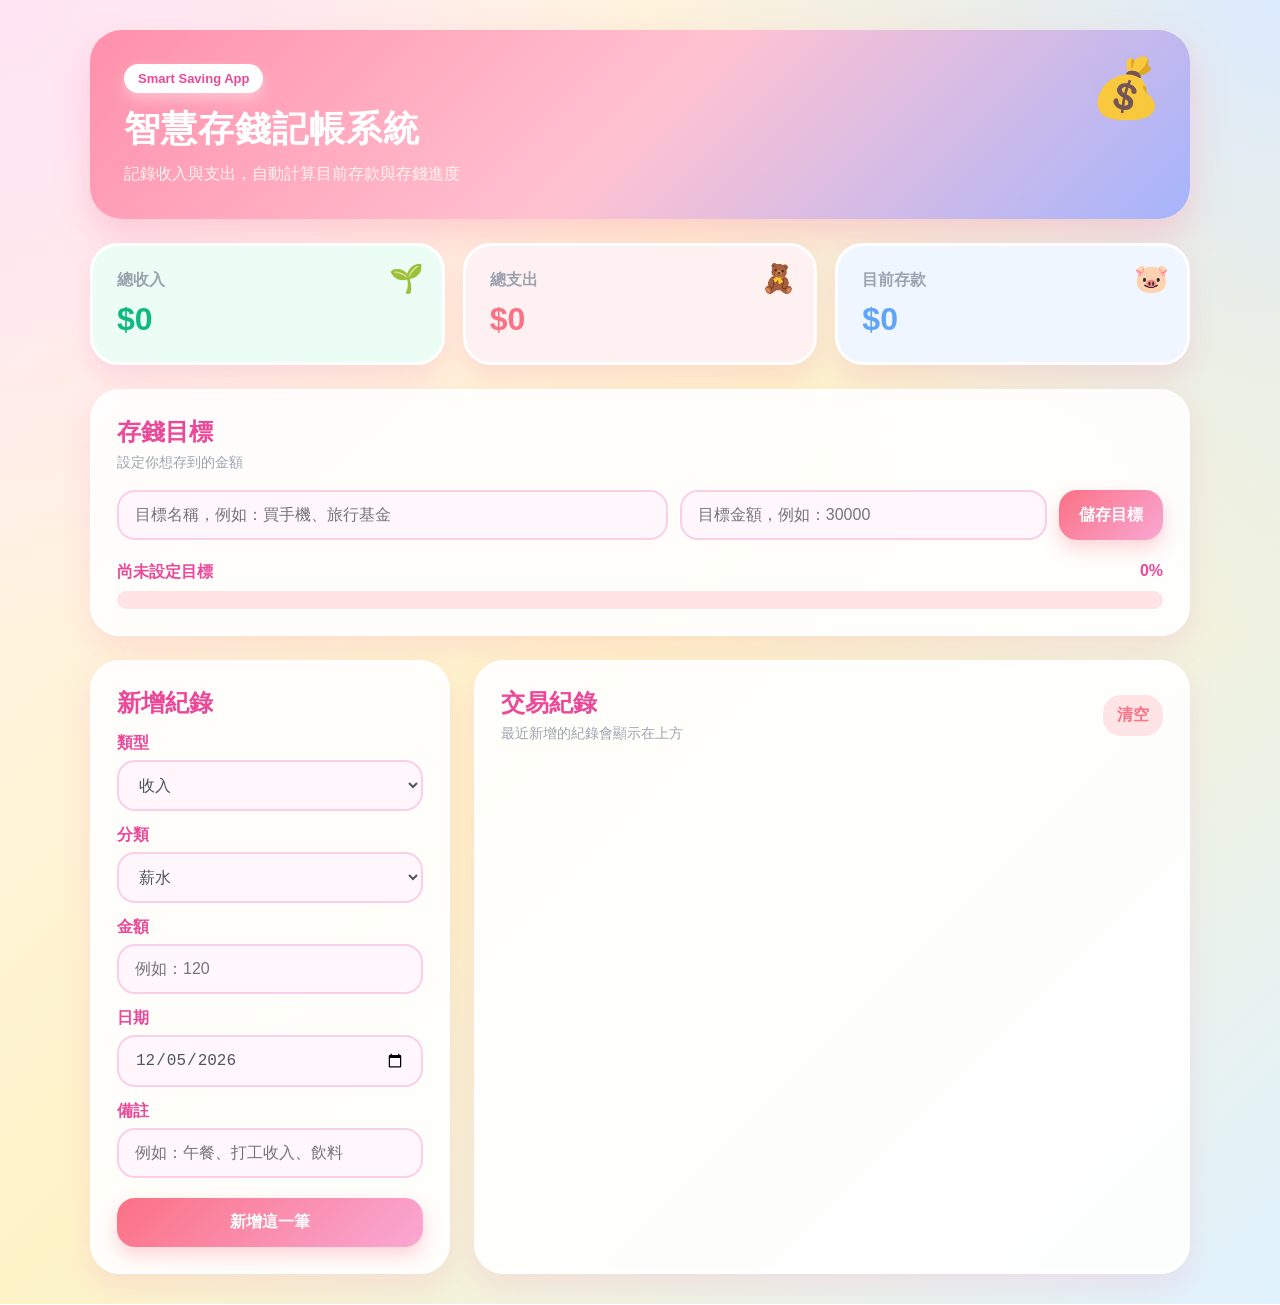
<file: saving-app/saving-app/saving-app/index.html>
<!DOCTYPE html>
<html lang="zh-Hant">
<head>
  <meta charset="UTF-8" />
  <meta name="viewport" content="width=device-width, initial-scale=1.0" />

  <title>智慧存錢記帳系統</title>

  <link rel="stylesheet" href="style.css" />
</head>
<body>
  <div class="app">
    <header class="header">
      <div>
        <p class="tag">Smart Saving App</p>
        <h1>智慧存錢記帳系統</h1>
        <p class="subtitle">記錄收入與支出，自動計算目前存款與存錢進度</p>
      </div>
    </header>

    <section class="summary">
      <div class="summary-card income">
        <p>總收入</p>
        <h2 id="totalIncome">$0</h2>
      </div>

      <div class="summary-card expense">
        <p>總支出</p>
        <h2 id="totalExpense">$0</h2>
      </div>

      <div class="summary-card balance">
        <p>目前存款</p>
        <h2 id="balance">$0</h2>
      </div>
    </section>

    <section class="goal-box">
      <div class="goal-title">
        <div>
          <h2>存錢目標</h2>
          <p>設定你想存到的金額</p>
        </div>
      </div>

      <div class="goal-inputs">
        <input type="text" id="goalName" placeholder="目標名稱，例如：買手機、旅行基金" />
        <input type="number" id="goalAmount" placeholder="目標金額，例如：30000" />
        <button onclick="saveGoal()">儲存目標</button>
      </div>

      <div class="progress-area">
        <div class="progress-text">
          <span id="goalText">尚未設定目標</span>
          <span id="progressPercent">0%</span>
        </div>

        <div class="progress-bar">
          <div id="progressFill"></div>
        </div>
      </div>
    </section>

    <section class="main-grid">
      <div class="form-box">
        <h2>新增紀錄</h2>

        <label>類型</label>
        <select id="type">
          <option value="income">收入</option>
          <option value="expense">支出</option>
        </select>

        <label>分類</label>
        <select id="category">
          <option value="薪水">薪水</option>
          <option value="零用錢">零用錢</option>
          <option value="獎金">獎金</option>
          <option value="餐飲">餐飲</option>
          <option value="交通">交通</option>
          <option value="購物">購物</option>
          <option value="娛樂">娛樂</option>
          <option value="學習">學習</option>
          <option value="生活">生活</option>
          <option value="其他">其他</option>
        </select>

        <label>金額</label>
        <input type="number" id="amount" placeholder="例如：120" />

        <label>日期</label>
        <input type="date" id="date" />

        <label>備註</label>
        <input type="text" id="note" placeholder="例如：午餐、打工收入、飲料" />

        <button class="add-btn" onclick="addRecord()">新增這一筆</button>
      </div>

      <div class="record-box">
        <div class="record-header">
          <div>
            <h2>交易紀錄</h2>
            <p>最近新增的紀錄會顯示在上方</p>
          </div>

          <button class="clear-btn" onclick="clearAllRecords()">清空</button>
        </div>

        <ul id="recordList"></ul>
      </div>
    </section>
  </div>

  <script src="script.js"></script>
</body>
</html>
</file>
<file: saving-app/saving-app/saving-app/style.css>
* {
  box-sizing: border-box;
}

body {
  margin: 0;
  font-family: "Microsoft JhengHei", "Noto Sans TC", Arial, sans-serif;
  background:
    radial-gradient(circle at top left, #ffe4f3 0, transparent 35%),
    radial-gradient(circle at top right, #dbeafe 0, transparent 35%),
    linear-gradient(135deg, #fff1f2, #fef3c7, #e0f2fe);
  color: #4b5563;
  min-height: 100vh;
}

.app {
  width: 92%;
  max-width: 1100px;
  margin: 30px auto;
}

/* 顶部标题区 */
.header {
  position: relative;
  background: linear-gradient(135deg, #ff8fab, #ffc2d1, #a5b4fc);
  color: white;
  padding: 34px;
  border-radius: 32px;
  box-shadow: 0 18px 35px rgba(255, 143, 171, 0.35);
  overflow: hidden;
}

.header::after {
  content: "💰";
  position: absolute;
  right: 28px;
  top: 24px;
  font-size: 58px;
  opacity: 0.9;
}

.tag {
  display: inline-block;
  background: white;
  color: #ec4899;
  padding: 7px 14px;
  border-radius: 999px;
  font-size: 13px;
  font-weight: bold;
  margin: 0 0 12px;
  box-shadow: 0 6px 14px rgba(255, 255, 255, 0.4);
}

.header h1 {
  margin: 0;
  font-size: 36px;
  letter-spacing: 1px;
}

.subtitle {
  margin: 10px 0 0;
  color: #fff7ed;
}

/* 总览卡片 */
.summary {
  display: grid;
  grid-template-columns: repeat(3, 1fr);
  gap: 18px;
  margin: 24px 0;
}

.summary-card {
  background: rgba(255, 255, 255, 0.88);
  padding: 24px;
  border-radius: 28px;
  box-shadow: 0 12px 25px rgba(236, 72, 153, 0.13);
  border: 3px solid white;
  position: relative;
}

.summary-card p {
  margin: 0;
  color: #9ca3af;
  font-weight: bold;
}

.summary-card h2 {
  margin: 10px 0 0;
  font-size: 32px;
}

.summary-card.income {
  background: #ecfdf5;
}

.summary-card.income::before {
  content: "🌱";
  position: absolute;
  right: 18px;
  top: 16px;
  font-size: 28px;
}

.summary-card.income h2 {
  color: #10b981;
}

.summary-card.expense {
  background: #fff1f2;
}

.summary-card.expense::before {
  content: "🧸";
  position: absolute;
  right: 18px;
  top: 16px;
  font-size: 28px;
}

.summary-card.expense h2 {
  color: #fb7185;
}

.summary-card.balance {
  background: #eff6ff;
}

.summary-card.balance::before {
  content: "🐷";
  position: absolute;
  right: 18px;
  top: 16px;
  font-size: 28px;
}

.summary-card.balance h2 {
  color: #60a5fa;
}

/* 区块 */
.goal-box,
.form-box,
.record-box {
  background: rgba(255, 255, 255, 0.9);
  padding: 24px;
  border-radius: 30px;
  box-shadow: 0 12px 28px rgba(244, 114, 182, 0.15);
  border: 3px solid #ffffff;
}

.goal-box {
  margin-bottom: 24px;
}

.goal-title h2,
.form-box h2,
.record-box h2 {
  margin: 0;
  color: #ec4899;
}

.goal-title p,
.record-header p {
  margin: 6px 0 0;
  color: #9ca3af;
  font-size: 14px;
}

/* 目标输入 */
.goal-inputs {
  display: grid;
  grid-template-columns: 1.5fr 1fr auto;
  gap: 12px;
  margin-top: 18px;
}

input,
select {
  width: 100%;
  padding: 14px 16px;
  border: 2px solid #fbcfe8;
  border-radius: 18px;
  font-size: 16px;
  outline: none;
  background: #fff7fb;
  color: #4b5563;
}

input:focus,
select:focus {
  border-color: #f472b6;
  background: white;
  box-shadow: 0 0 0 4px rgba(244, 114, 182, 0.18);
}

button {
  border: none;
  border-radius: 18px;
  padding: 14px 20px;
  font-size: 16px;
  font-weight: bold;
  cursor: pointer;
  transition: 0.2s;
}

/* 主要按钮 */
.goal-inputs button,
.add-btn {
  background: linear-gradient(135deg, #fb7185, #f9a8d4);
  color: white;
  box-shadow: 0 8px 18px rgba(251, 113, 133, 0.3);
}

.goal-inputs button:hover,
.add-btn:hover {
  transform: translateY(-2px);
  box-shadow: 0 12px 24px rgba(251, 113, 133, 0.4);
}

/* 进度条 */
.progress-area {
  margin-top: 22px;
}

.progress-text {
  display: flex;
  justify-content: space-between;
  margin-bottom: 8px;
  font-weight: bold;
  color: #ec4899;
}

.progress-bar {
  width: 100%;
  height: 18px;
  background: #ffe4e6;
  border-radius: 999px;
  overflow: hidden;
}

#progressFill {
  width: 0%;
  height: 100%;
  background: linear-gradient(90deg, #f9a8d4, #93c5fd, #86efac);
  transition: 0.3s;
}

/* 主区域 */
.main-grid {
  display: grid;
  grid-template-columns: 360px 1fr;
  gap: 24px;
}

.form-box label {
  display: block;
  margin-top: 14px;
  margin-bottom: 6px;
  font-weight: bold;
  color: #ec4899;
}

.add-btn {
  width: 100%;
  margin-top: 20px;
}

/* 交易记录 */
.record-header {
  display: flex;
  justify-content: space-between;
  align-items: center;
  gap: 12px;
}

.clear-btn {
  background: #ffe4e6;
  color: #fb7185;
  padding: 10px 14px;
}

.clear-btn:hover {
  background: #fecdd3;
}

ul {
  list-style: none;
  padding: 0;
  margin: 20px 0 0;
}

.record-item {
  display: grid;
  grid-template-columns: 1fr auto;
  gap: 12px;
  align-items: center;
  padding: 16px;
  margin-bottom: 12px;
  background: #fff7fb;
  border-radius: 22px;
  border: 2px solid #fce7f3;
  border-left: 8px solid #f9a8d4;
}

.record-item.income {
  border-left-color: #86efac;
}

.record-item.expense {
  border-left-color: #fda4af;
}

.record-main {
  font-weight: bold;
  font-size: 17px;
  color: #4b5563;
}

.record-sub {
  color: #9ca3af;
  font-size: 14px;
  margin-top: 4px;
}

.money-income {
  color: #10b981;
}

.money-expense {
  color: #fb7185;
}

.delete-btn {
  background: #fda4af;
  color: white;
  padding: 9px 12px;
  font-size: 14px;
  border-radius: 14px;
}

.delete-btn:hover {
  background: #fb7185;
  transform: scale(1.05);
}

.empty {
  text-align: center;
  padding: 30px;
  color: #9ca3af;
  background: #fff7fb;
  border-radius: 22px;
  border: 2px dashed #fbcfe8;
}

/* 手机版 */
@media (max-width: 800px) {
  .app {
    width: 94%;
    margin: 16px auto;
  }

  .header {
    padding: 26px;
  }

  .header h1 {
    font-size: 28px;
  }

  .header::after {
    font-size: 42px;
    right: 20px;
    top: 20px;
  }

  .summary {
    grid-template-columns: 1fr;
  }

  .goal-inputs {
    grid-template-columns: 1fr;
  }

  .main-grid {
    grid-template-columns: 1fr;
  }

  .record-header {
    align-items: flex-start;
  }

  .summary-card h2 {
    font-size: 28px;
  }
}
</file>
